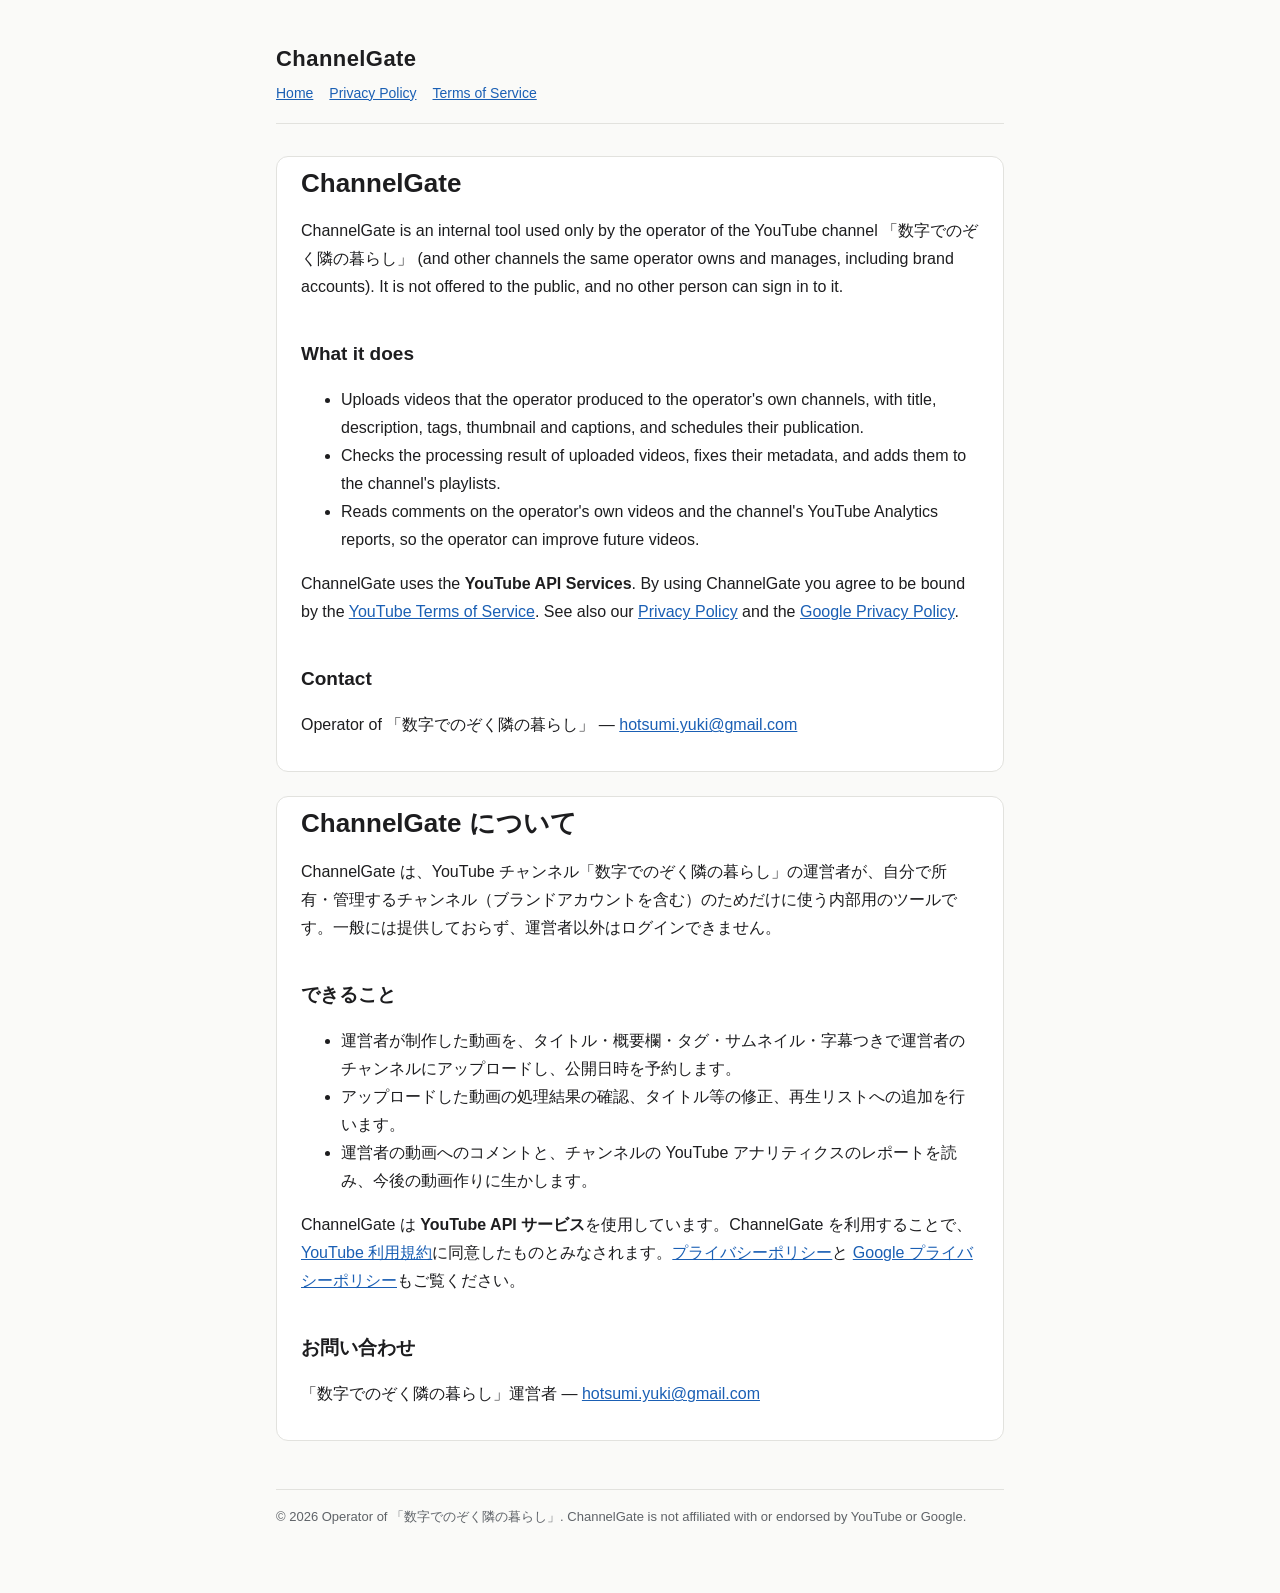
<file: index.html>
<!doctype html>
<html lang="ja">
<head>
<meta charset="utf-8">
<meta name="viewport" content="width=device-width, initial-scale=1">
<title>ChannelGate</title>
<meta name="description" content="ChannelGate is an internal publishing tool used only by the operator of the channel 「数字でのぞく隣の暮らし」.">
<link rel="stylesheet" href="style.css">
</head>
<body>
<main>
<header>
  <div class="name">ChannelGate</div>
  <nav><a href="./">Home</a><a href="privacy.html">Privacy Policy</a><a href="terms.html">Terms of Service</a></nav>
</header>

<section class="lang" lang="en">
  <h1>ChannelGate</h1>
  <p>ChannelGate is an internal tool used only by the operator of the YouTube channel 「数字でのぞく隣の暮らし」 (and other channels the same operator owns and manages, including brand accounts). It is not offered to the public, and no other person can sign in to it.</p>
  <h2>What it does</h2>
  <ul>
    <li>Uploads videos that the operator produced to the operator's own channels, with title, description, tags, thumbnail and captions, and schedules their publication.</li>
    <li>Checks the processing result of uploaded videos, fixes their metadata, and adds them to the channel's playlists.</li>
    <li>Reads comments on the operator's own videos and the channel's YouTube Analytics reports, so the operator can improve future videos.</li>
  </ul>
  <p>ChannelGate uses the <strong>YouTube API Services</strong>. By using ChannelGate you agree to be bound by the <a href="https://www.youtube.com/t/terms">YouTube Terms of Service</a>. See also our <a href="privacy.html">Privacy Policy</a> and the <a href="https://policies.google.com/privacy">Google Privacy Policy</a>.</p>
  <h2>Contact</h2>
  <p>Operator of 「数字でのぞく隣の暮らし」 — <a href="mailto:hotsumi.yuki@gmail.com">hotsumi.yuki@gmail.com</a></p>
</section>

<section class="lang" lang="ja">
  <h1>ChannelGate について</h1>
  <p>ChannelGate は、YouTube チャンネル「数字でのぞく隣の暮らし」の運営者が、自分で所有・管理するチャンネル（ブランドアカウントを含む）のためだけに使う内部用のツールです。一般には提供しておらず、運営者以外はログインできません。</p>
  <h2>できること</h2>
  <ul>
    <li>運営者が制作した動画を、タイトル・概要欄・タグ・サムネイル・字幕つきで運営者のチャンネルにアップロードし、公開日時を予約します。</li>
    <li>アップロードした動画の処理結果の確認、タイトル等の修正、再生リストへの追加を行います。</li>
    <li>運営者の動画へのコメントと、チャンネルの YouTube アナリティクスのレポートを読み、今後の動画作りに生かします。</li>
  </ul>
  <p>ChannelGate は <strong>YouTube API サービス</strong>を使用しています。ChannelGate を利用することで、<a href="https://www.youtube.com/t/terms">YouTube 利用規約</a>に同意したものとみなされます。<a href="privacy.html">プライバシーポリシー</a>と <a href="https://policies.google.com/privacy">Google プライバシーポリシー</a>もご覧ください。</p>
  <h2>お問い合わせ</h2>
  <p>「数字でのぞく隣の暮らし」運営者 — <a href="mailto:hotsumi.yuki@gmail.com">hotsumi.yuki@gmail.com</a></p>
</section>

<footer>© 2026 Operator of 「数字でのぞく隣の暮らし」. ChannelGate is not affiliated with or endorsed by YouTube or Google.</footer>
</main>
</body>
</html>
</file>
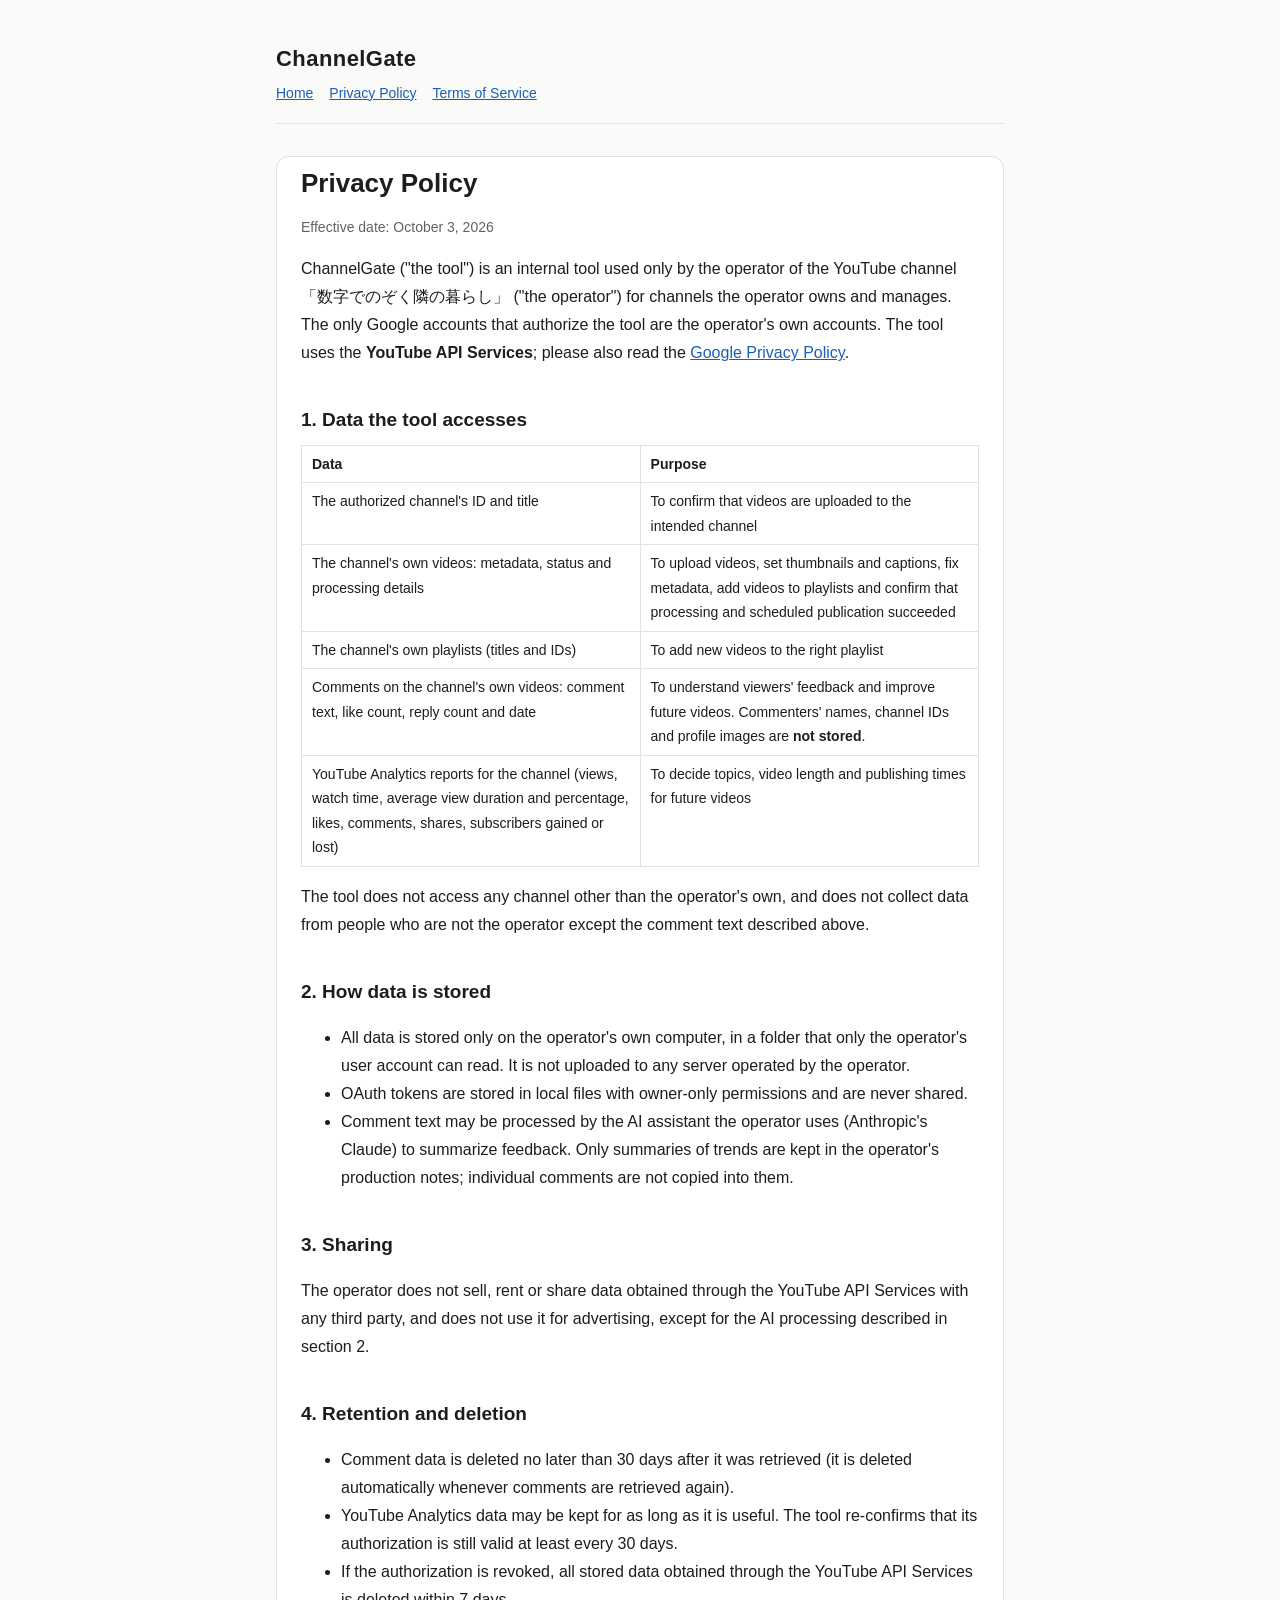
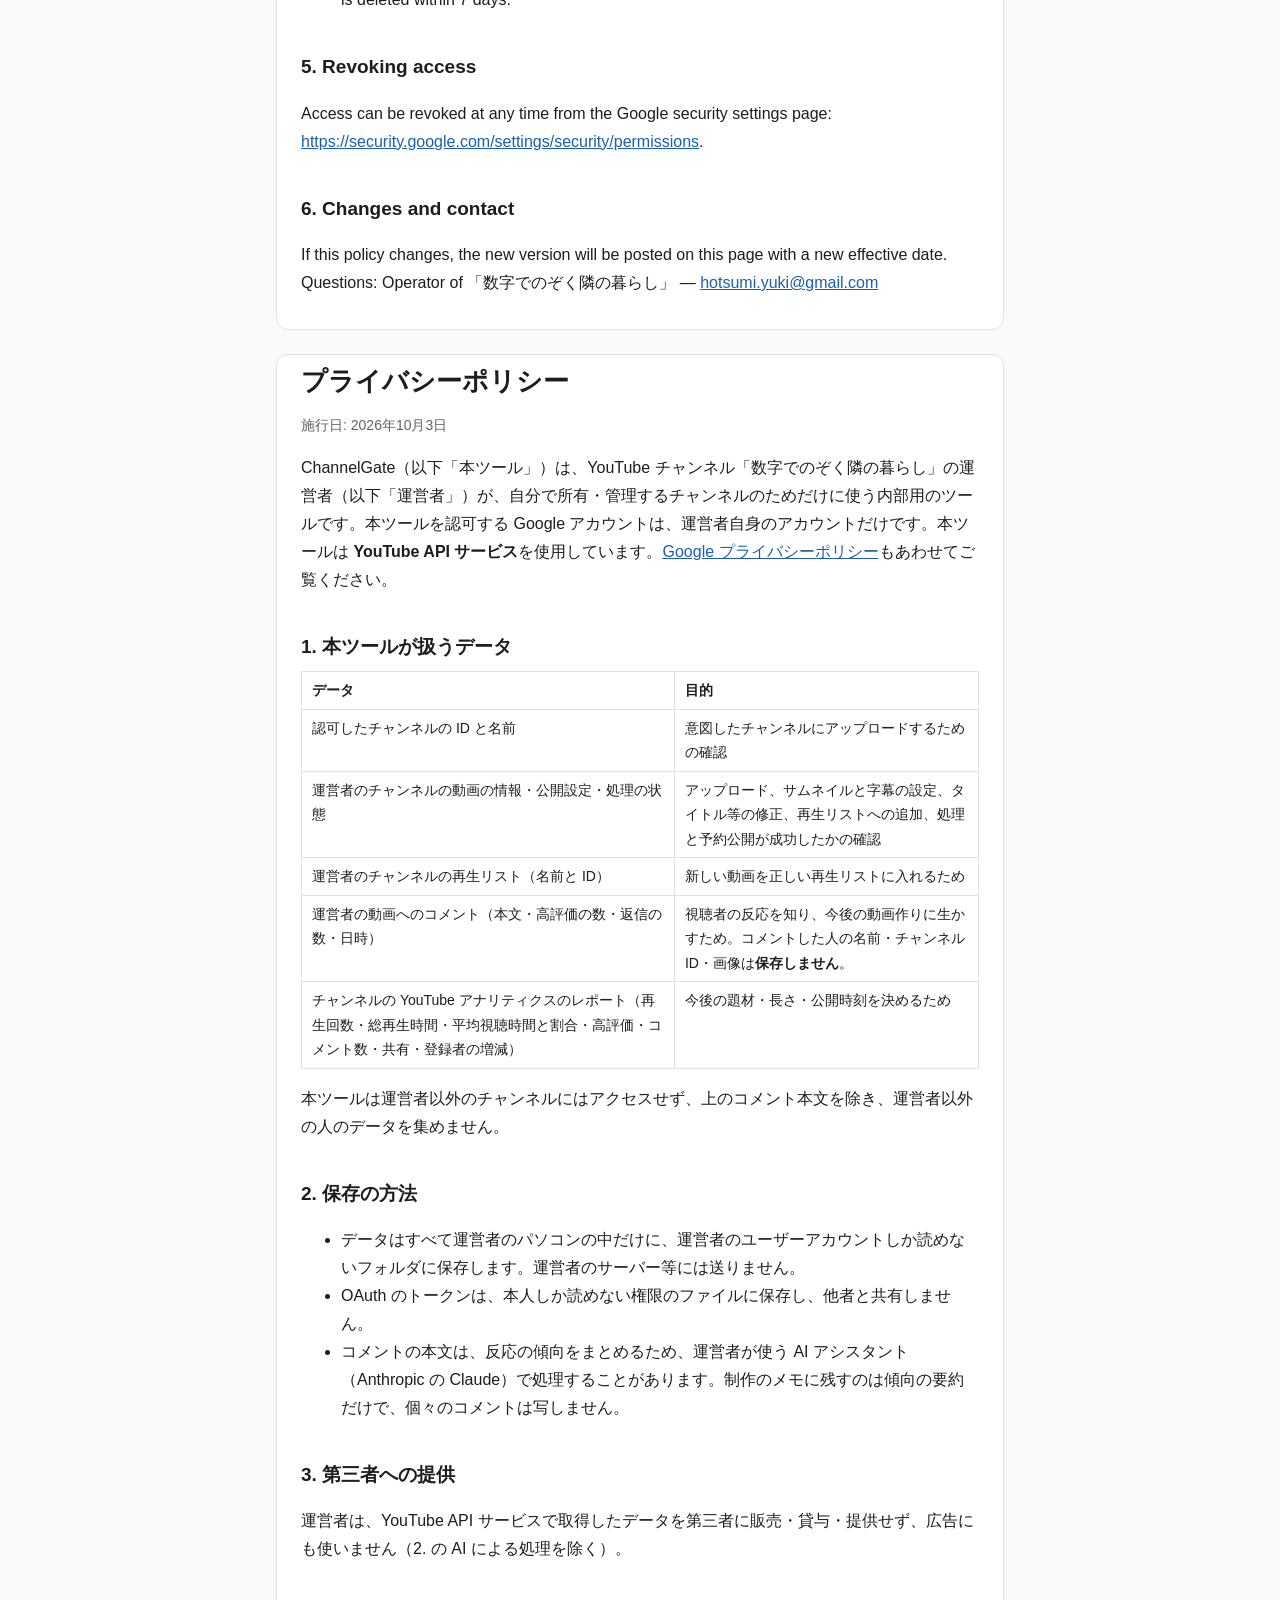
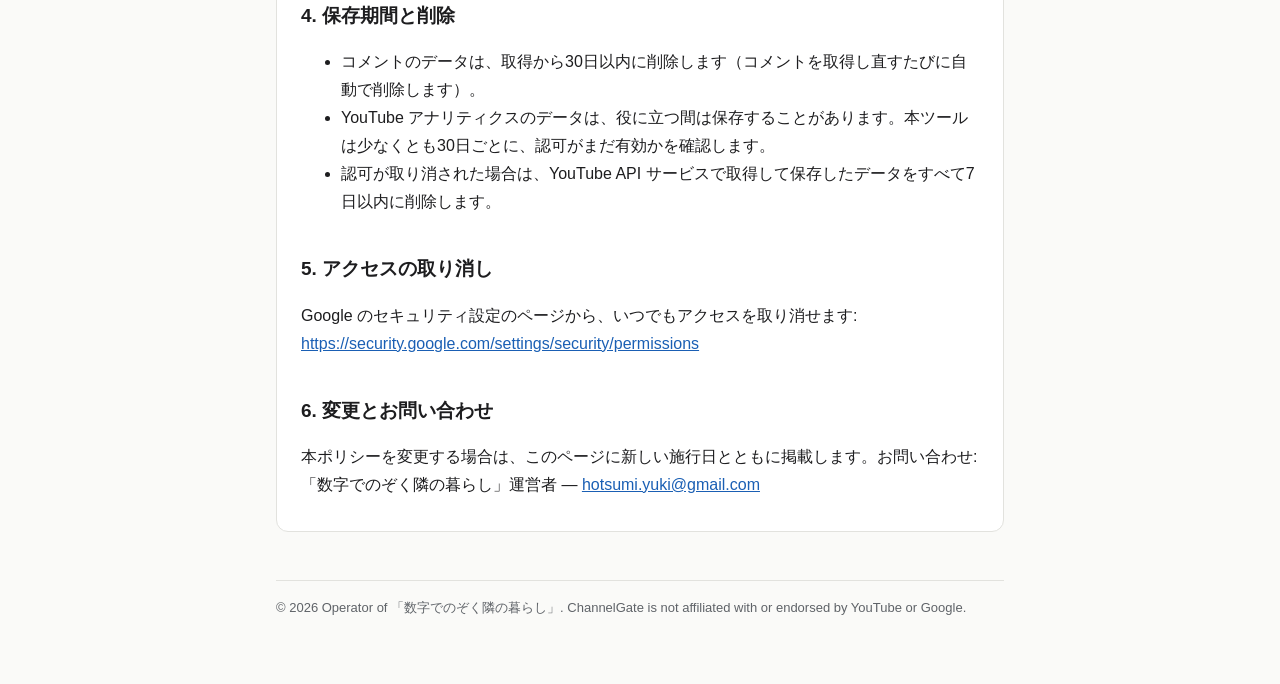
<file: privacy.html>
<!doctype html>
<html lang="ja">
<head>
<meta charset="utf-8">
<meta name="viewport" content="width=device-width, initial-scale=1">
<title>ChannelGate Privacy Policy</title>
<meta name="description" content="How ChannelGate accesses, uses, stores and deletes data obtained through the YouTube API Services.">
<link rel="stylesheet" href="style.css">
</head>
<body>
<main>
<header>
  <div class="name">ChannelGate</div>
  <nav><a href="./">Home</a><a href="privacy.html">Privacy Policy</a><a href="terms.html">Terms of Service</a></nav>
</header>

<section class="lang" lang="en">
  <h1>Privacy Policy</h1>
  <p class="muted">Effective date: October 3, 2026</p>
  <p>ChannelGate ("the tool") is an internal tool used only by the operator of the YouTube channel 「数字でのぞく隣の暮らし」 ("the operator") for channels the operator owns and manages. The only Google accounts that authorize the tool are the operator's own accounts. The tool uses the <strong>YouTube API Services</strong>; please also read the <a href="https://policies.google.com/privacy">Google Privacy Policy</a>.</p>

  <h2>1. Data the tool accesses</h2>
  <table>
    <tr><th>Data</th><th>Purpose</th></tr>
    <tr><td>The authorized channel's ID and title</td><td>To confirm that videos are uploaded to the intended channel</td></tr>
    <tr><td>The channel's own videos: metadata, status and processing details</td><td>To upload videos, set thumbnails and captions, fix metadata, add videos to playlists and confirm that processing and scheduled publication succeeded</td></tr>
    <tr><td>The channel's own playlists (titles and IDs)</td><td>To add new videos to the right playlist</td></tr>
    <tr><td>Comments on the channel's own videos: comment text, like count, reply count and date</td><td>To understand viewers' feedback and improve future videos. Commenters' names, channel IDs and profile images are <strong>not stored</strong>.</td></tr>
    <tr><td>YouTube Analytics reports for the channel (views, watch time, average view duration and percentage, likes, comments, shares, subscribers gained or lost)</td><td>To decide topics, video length and publishing times for future videos</td></tr>
  </table>
  <p>The tool does not access any channel other than the operator's own, and does not collect data from people who are not the operator except the comment text described above.</p>

  <h2>2. How data is stored</h2>
  <ul>
    <li>All data is stored only on the operator's own computer, in a folder that only the operator's user account can read. It is not uploaded to any server operated by the operator.</li>
    <li>OAuth tokens are stored in local files with owner-only permissions and are never shared.</li>
    <li>Comment text may be processed by the AI assistant the operator uses (Anthropic's Claude) to summarize feedback. Only summaries of trends are kept in the operator's production notes; individual comments are not copied into them.</li>
  </ul>

  <h2>3. Sharing</h2>
  <p>The operator does not sell, rent or share data obtained through the YouTube API Services with any third party, and does not use it for advertising, except for the AI processing described in section 2.</p>

  <h2>4. Retention and deletion</h2>
  <ul>
    <li>Comment data is deleted no later than 30 days after it was retrieved (it is deleted automatically whenever comments are retrieved again).</li>
    <li>YouTube Analytics data may be kept for as long as it is useful. The tool re-confirms that its authorization is still valid at least every 30 days.</li>
    <li>If the authorization is revoked, all stored data obtained through the YouTube API Services is deleted within 7 days.</li>
  </ul>

  <h2>5. Revoking access</h2>
  <p>Access can be revoked at any time from the Google security settings page: <a href="https://security.google.com/settings/security/permissions">https://security.google.com/settings/security/permissions</a>.</p>

  <h2>6. Changes and contact</h2>
  <p>If this policy changes, the new version will be posted on this page with a new effective date. Questions: Operator of 「数字でのぞく隣の暮らし」 — <a href="mailto:hotsumi.yuki@gmail.com">hotsumi.yuki@gmail.com</a></p>
</section>

<section class="lang" lang="ja">
  <h1>プライバシーポリシー</h1>
  <p class="muted">施行日: 2026年10月3日</p>
  <p>ChannelGate（以下「本ツール」）は、YouTube チャンネル「数字でのぞく隣の暮らし」の運営者（以下「運営者」）が、自分で所有・管理するチャンネルのためだけに使う内部用のツールです。本ツールを認可する Google アカウントは、運営者自身のアカウントだけです。本ツールは <strong>YouTube API サービス</strong>を使用しています。<a href="https://policies.google.com/privacy">Google プライバシーポリシー</a>もあわせてご覧ください。</p>

  <h2>1. 本ツールが扱うデータ</h2>
  <table>
    <tr><th>データ</th><th>目的</th></tr>
    <tr><td>認可したチャンネルの ID と名前</td><td>意図したチャンネルにアップロードするための確認</td></tr>
    <tr><td>運営者のチャンネルの動画の情報・公開設定・処理の状態</td><td>アップロード、サムネイルと字幕の設定、タイトル等の修正、再生リストへの追加、処理と予約公開が成功したかの確認</td></tr>
    <tr><td>運営者のチャンネルの再生リスト（名前と ID）</td><td>新しい動画を正しい再生リストに入れるため</td></tr>
    <tr><td>運営者の動画へのコメント（本文・高評価の数・返信の数・日時）</td><td>視聴者の反応を知り、今後の動画作りに生かすため。コメントした人の名前・チャンネル ID・画像は<strong>保存しません</strong>。</td></tr>
    <tr><td>チャンネルの YouTube アナリティクスのレポート（再生回数・総再生時間・平均視聴時間と割合・高評価・コメント数・共有・登録者の増減）</td><td>今後の題材・長さ・公開時刻を決めるため</td></tr>
  </table>
  <p>本ツールは運営者以外のチャンネルにはアクセスせず、上のコメント本文を除き、運営者以外の人のデータを集めません。</p>

  <h2>2. 保存の方法</h2>
  <ul>
    <li>データはすべて運営者のパソコンの中だけに、運営者のユーザーアカウントしか読めないフォルダに保存します。運営者のサーバー等には送りません。</li>
    <li>OAuth のトークンは、本人しか読めない権限のファイルに保存し、他者と共有しません。</li>
    <li>コメントの本文は、反応の傾向をまとめるため、運営者が使う AI アシスタント（Anthropic の Claude）で処理することがあります。制作のメモに残すのは傾向の要約だけで、個々のコメントは写しません。</li>
  </ul>

  <h2>3. 第三者への提供</h2>
  <p>運営者は、YouTube API サービスで取得したデータを第三者に販売・貸与・提供せず、広告にも使いません（2. の AI による処理を除く）。</p>

  <h2>4. 保存期間と削除</h2>
  <ul>
    <li>コメントのデータは、取得から30日以内に削除します（コメントを取得し直すたびに自動で削除します）。</li>
    <li>YouTube アナリティクスのデータは、役に立つ間は保存することがあります。本ツールは少なくとも30日ごとに、認可がまだ有効かを確認します。</li>
    <li>認可が取り消された場合は、YouTube API サービスで取得して保存したデータをすべて7日以内に削除します。</li>
  </ul>

  <h2>5. アクセスの取り消し</h2>
  <p>Google のセキュリティ設定のページから、いつでもアクセスを取り消せます: <a href="https://security.google.com/settings/security/permissions">https://security.google.com/settings/security/permissions</a></p>

  <h2>6. 変更とお問い合わせ</h2>
  <p>本ポリシーを変更する場合は、このページに新しい施行日とともに掲載します。お問い合わせ: 「数字でのぞく隣の暮らし」運営者 — <a href="mailto:hotsumi.yuki@gmail.com">hotsumi.yuki@gmail.com</a></p>
</section>

<footer>© 2026 Operator of 「数字でのぞく隣の暮らし」. ChannelGate is not affiliated with or endorsed by YouTube or Google.</footer>
</main>
</body>
</html>
</file>
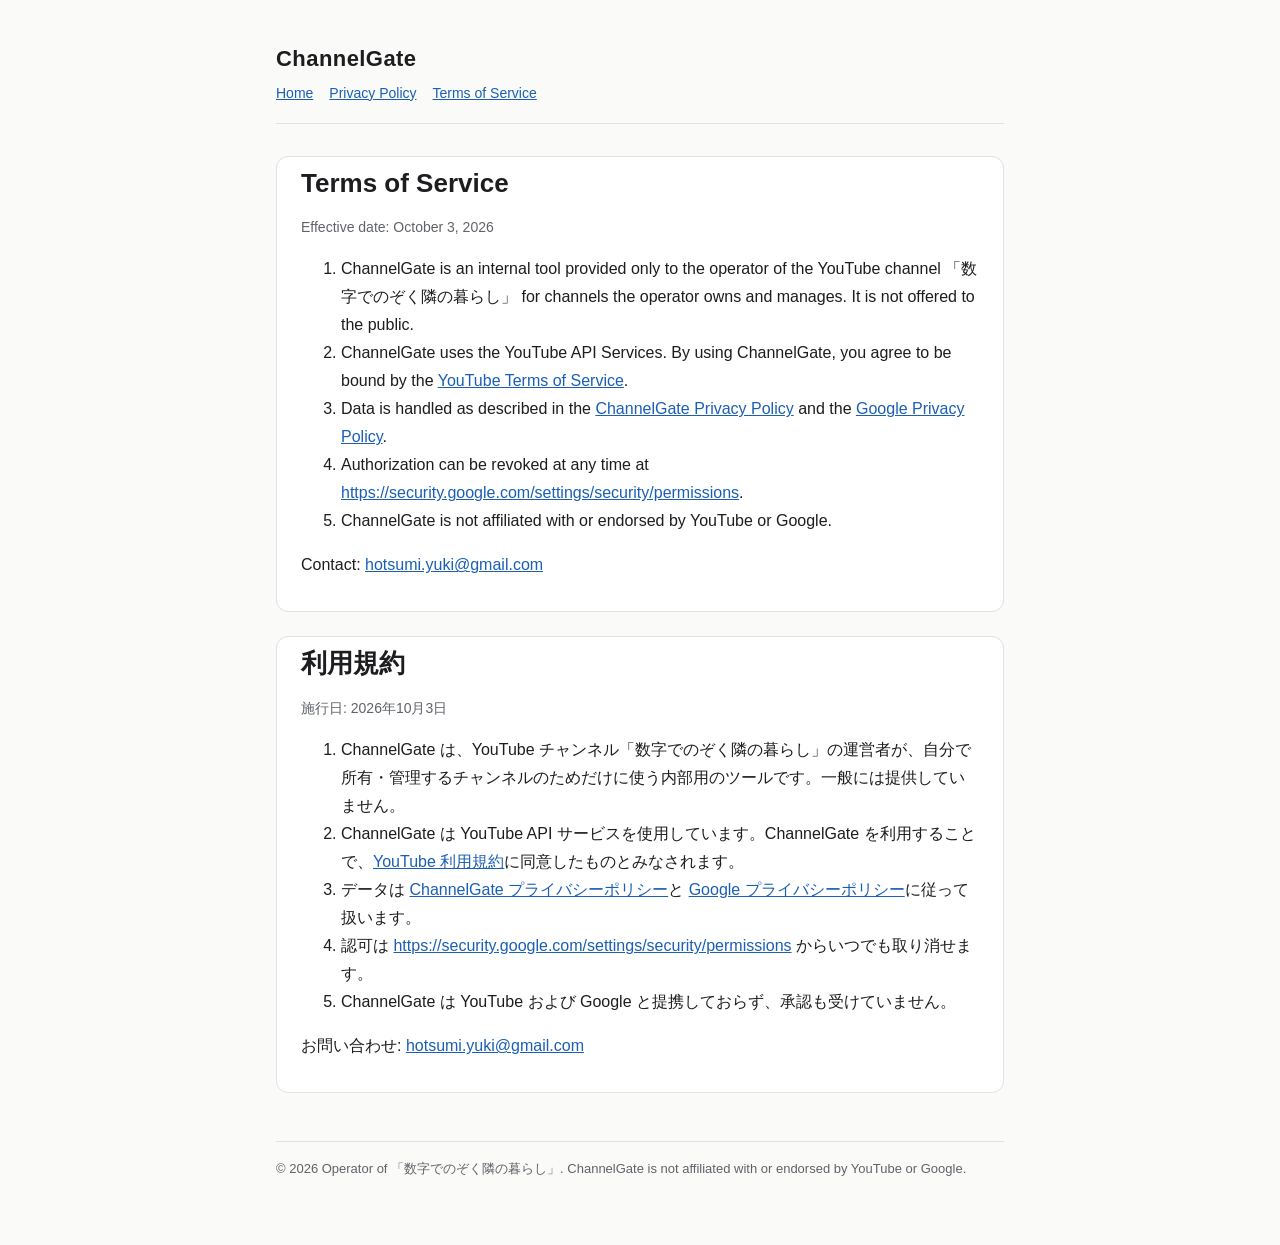
<file: terms.html>
<!doctype html>
<html lang="ja">
<head>
<meta charset="utf-8">
<meta name="viewport" content="width=device-width, initial-scale=1">
<title>ChannelGate Terms of Service</title>
<meta name="description" content="Terms of Service for ChannelGate, an internal tool that uses the YouTube API Services.">
<link rel="stylesheet" href="style.css">
</head>
<body>
<main>
<header>
  <div class="name">ChannelGate</div>
  <nav><a href="./">Home</a><a href="privacy.html">Privacy Policy</a><a href="terms.html">Terms of Service</a></nav>
</header>

<section class="lang" lang="en">
  <h1>Terms of Service</h1>
  <p class="muted">Effective date: October 3, 2026</p>
  <ol>
    <li>ChannelGate is an internal tool provided only to the operator of the YouTube channel 「数字でのぞく隣の暮らし」 for channels the operator owns and manages. It is not offered to the public.</li>
    <li>ChannelGate uses the YouTube API Services. By using ChannelGate, you agree to be bound by the <a href="https://www.youtube.com/t/terms">YouTube Terms of Service</a>.</li>
    <li>Data is handled as described in the <a href="privacy.html">ChannelGate Privacy Policy</a> and the <a href="https://policies.google.com/privacy">Google Privacy Policy</a>.</li>
    <li>Authorization can be revoked at any time at <a href="https://security.google.com/settings/security/permissions">https://security.google.com/settings/security/permissions</a>.</li>
    <li>ChannelGate is not affiliated with or endorsed by YouTube or Google.</li>
  </ol>
  <p>Contact: <a href="mailto:hotsumi.yuki@gmail.com">hotsumi.yuki@gmail.com</a></p>
</section>

<section class="lang" lang="ja">
  <h1>利用規約</h1>
  <p class="muted">施行日: 2026年10月3日</p>
  <ol>
    <li>ChannelGate は、YouTube チャンネル「数字でのぞく隣の暮らし」の運営者が、自分で所有・管理するチャンネルのためだけに使う内部用のツールです。一般には提供していません。</li>
    <li>ChannelGate は YouTube API サービスを使用しています。ChannelGate を利用することで、<a href="https://www.youtube.com/t/terms">YouTube 利用規約</a>に同意したものとみなされます。</li>
    <li>データは <a href="privacy.html">ChannelGate プライバシーポリシー</a>と <a href="https://policies.google.com/privacy">Google プライバシーポリシー</a>に従って扱います。</li>
    <li>認可は <a href="https://security.google.com/settings/security/permissions">https://security.google.com/settings/security/permissions</a> からいつでも取り消せます。</li>
    <li>ChannelGate は YouTube および Google と提携しておらず、承認も受けていません。</li>
  </ol>
  <p>お問い合わせ: <a href="mailto:hotsumi.yuki@gmail.com">hotsumi.yuki@gmail.com</a></p>
</section>

<footer>© 2026 Operator of 「数字でのぞく隣の暮らし」. ChannelGate is not affiliated with or endorsed by YouTube or Google.</footer>
</main>
</body>
</html>
</file>
<file: style.css>
:root {
  --bg: #fafaf8;
  --fg: #1d1d1f;
  --muted: #5f6368;
  --line: #e2e2de;
  --accent: #1a5fb4;
  --card: #ffffff;
}
@media (prefers-color-scheme: dark) {
  :root {
    --bg: #161618;
    --fg: #ececec;
    --muted: #a0a0a6;
    --line: #2e2e33;
    --accent: #8ab4f8;
    --card: #1f1f22;
  }
}
* { box-sizing: border-box; }
body {
  margin: 0;
  background: var(--bg);
  color: var(--fg);
  font: 16px/1.75 -apple-system, BlinkMacSystemFont, "Hiragino Sans", "Noto Sans JP", "Segoe UI", sans-serif;
}
main { max-width: 760px; margin: 0 auto; padding: 40px 16px 64px; }
header { border-bottom: 1px solid var(--line); margin-bottom: 32px; padding-bottom: 16px; }
header .name { font-weight: 800; font-size: 22px; letter-spacing: 0.02em; }
nav a { margin-right: 16px; font-size: 14px; }
h1 { font-size: 26px; line-height: 1.4; margin: 0 0 8px; }
h2 { font-size: 19px; margin: 36px 0 8px; }
h3 { font-size: 16px; margin: 24px 0 4px; }
p, li { color: var(--fg); }
.muted { color: var(--muted); font-size: 14px; }
.lang { background: var(--card); border: 1px solid var(--line); border-radius: 12px; padding: 8px 24px 16px; margin: 24px 0; }
a { color: var(--accent); }
table { border-collapse: collapse; width: 100%; font-size: 14px; }
th, td { border: 1px solid var(--line); padding: 6px 10px; text-align: left; vertical-align: top; }
footer { margin-top: 48px; border-top: 1px solid var(--line); padding-top: 16px; font-size: 13px; color: var(--muted); }
</file>
